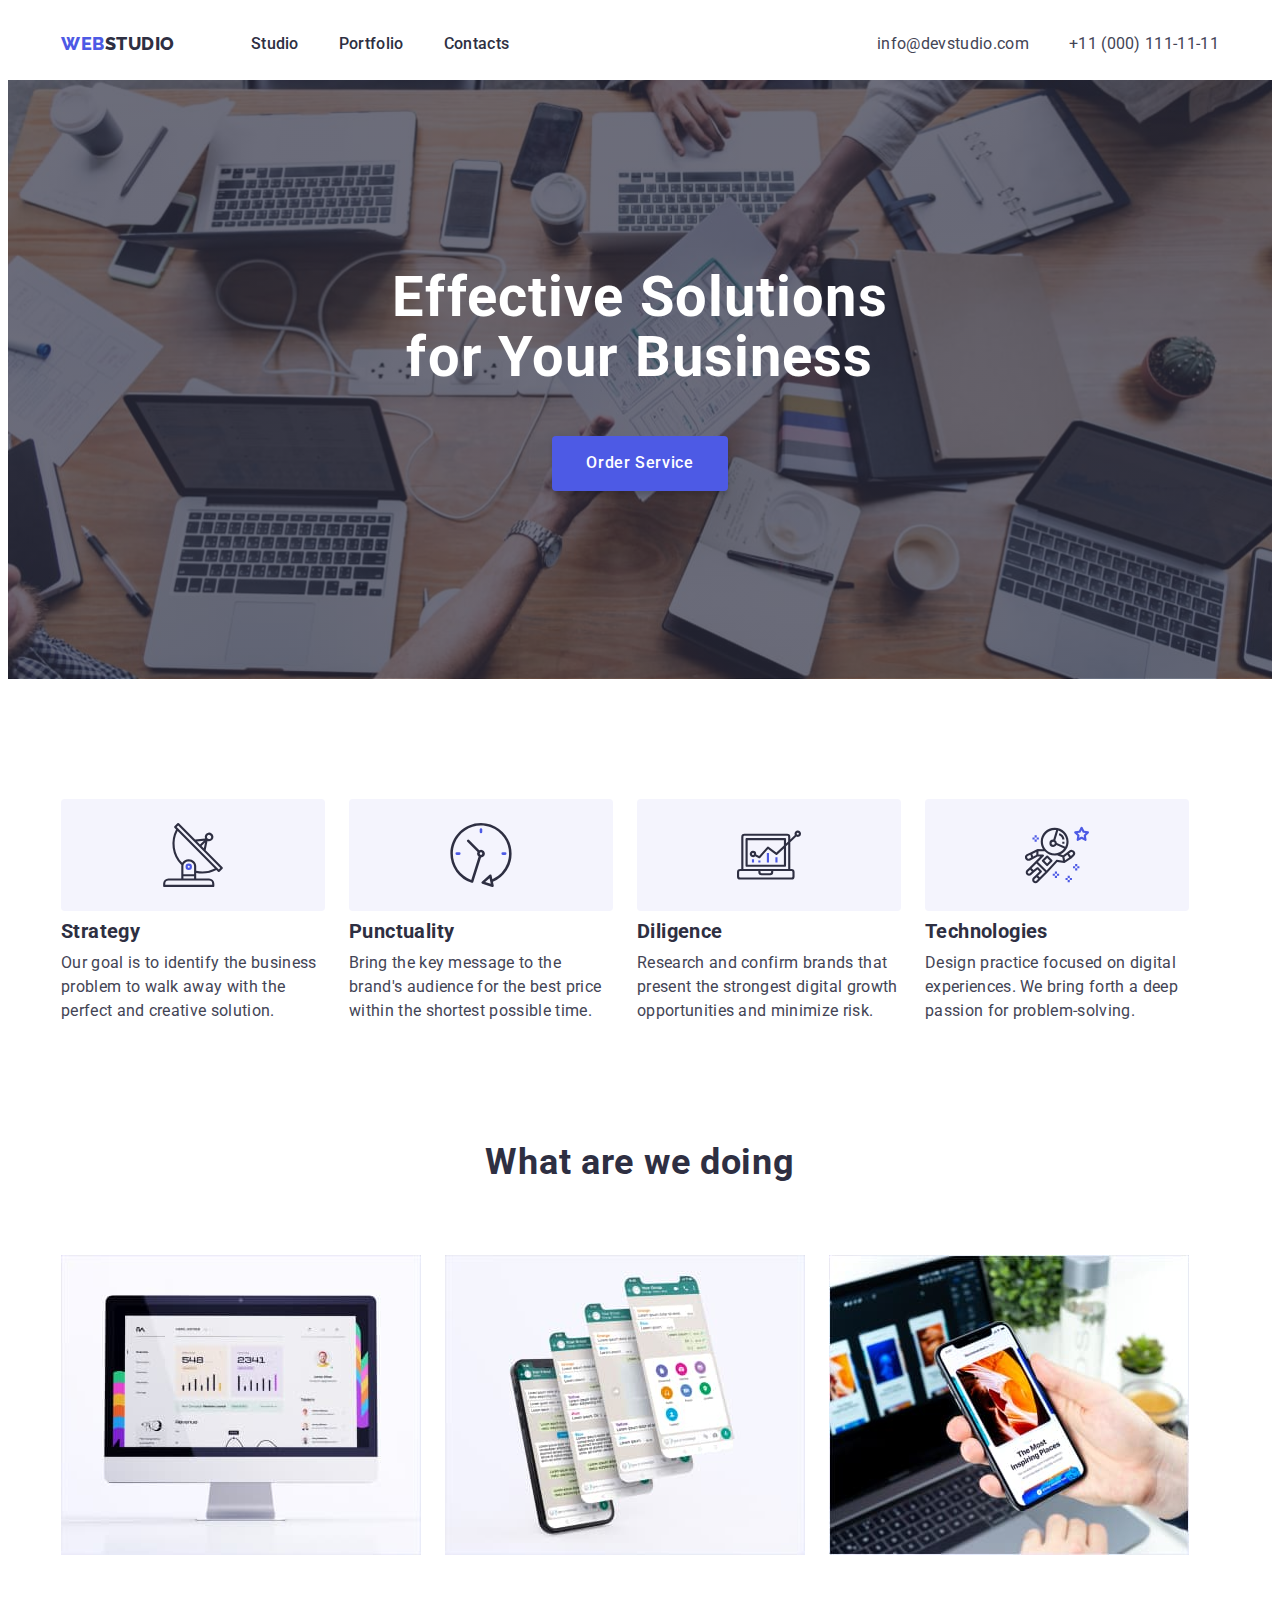
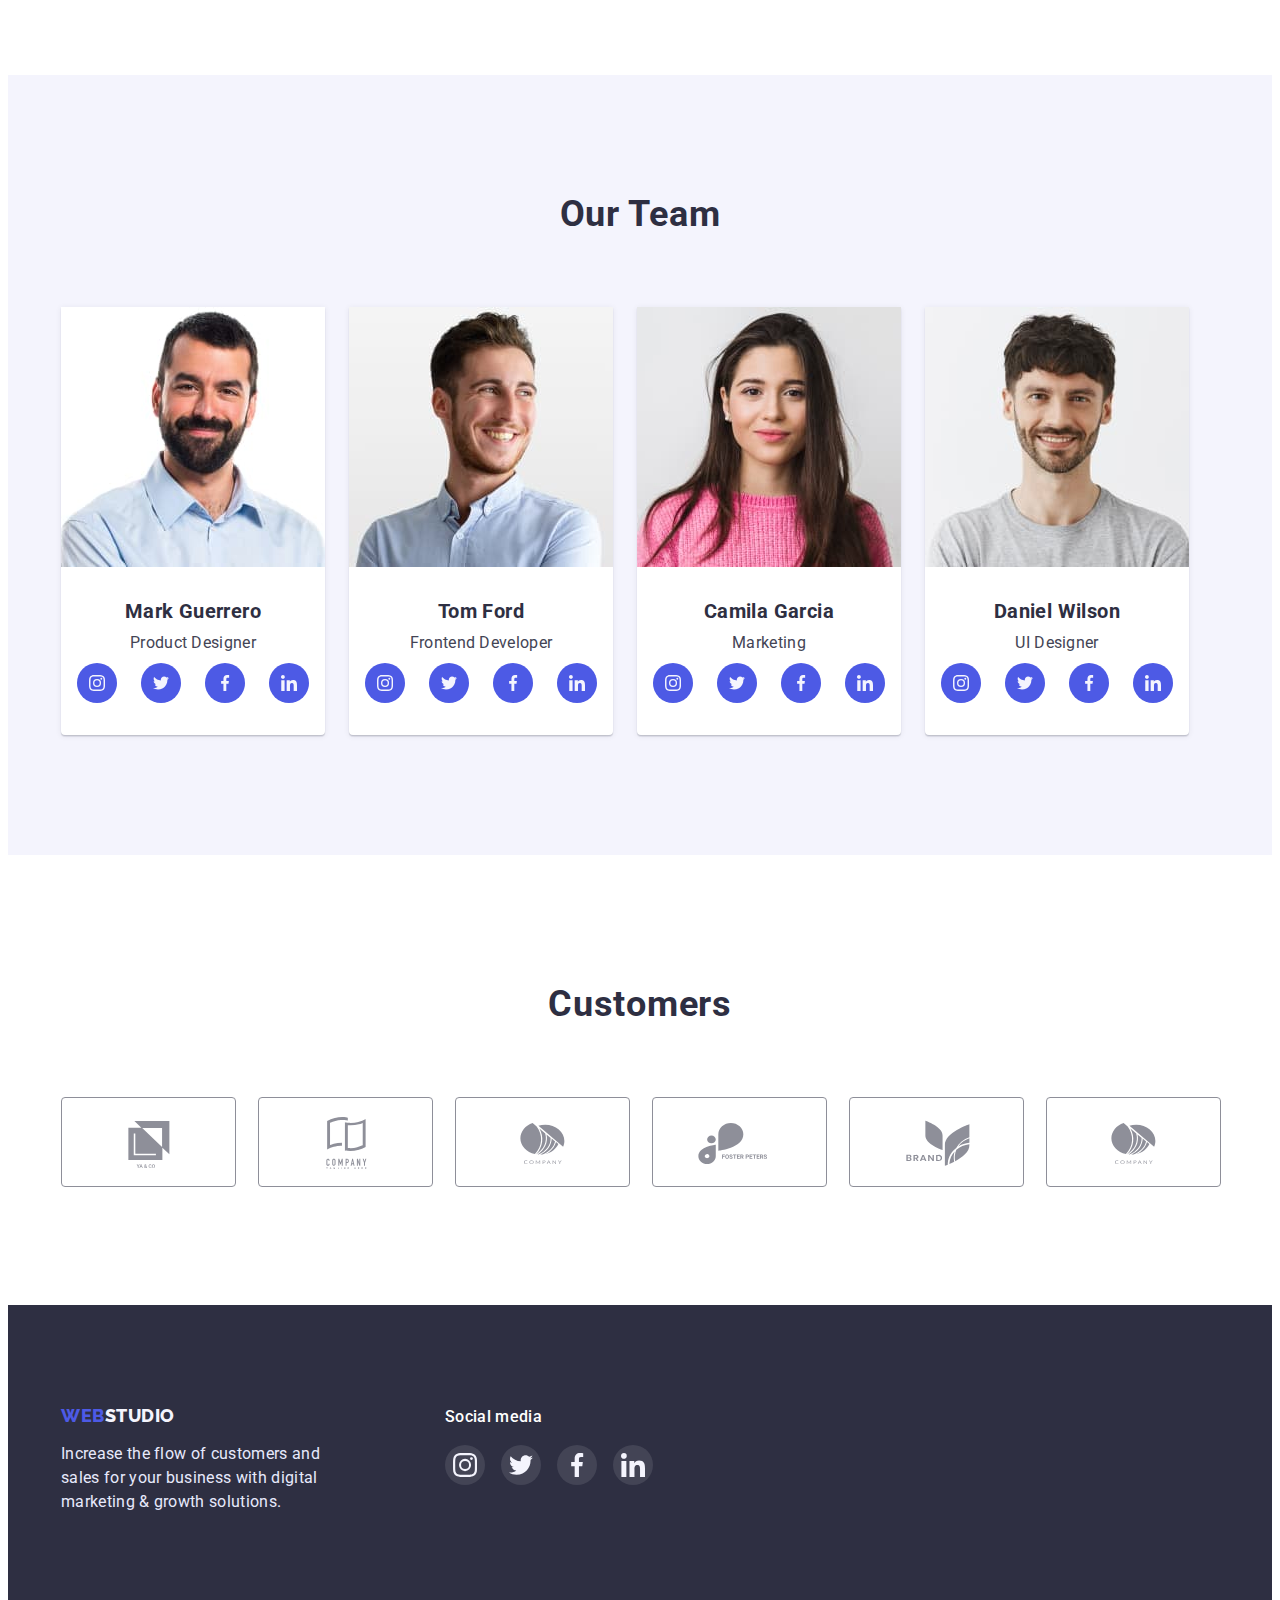
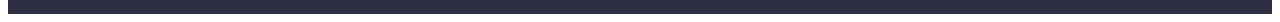
<file: index.html>
<!DOCTYPE html>
<html lang="en">
  <head>
    <meta charset="UTF-8" />
    <meta http-equiv="X-UA-Compatible" content="IE=edge" />
    <meta name="viewport" content="width=device-width, initial-scale=1.0" />
    <title>Studio</title>
    <link rel="preconnect" href="https://fonts.googleapis.com" />
    <link rel="preconnect" href="https://fonts.gstatic.com" crossorigin />
    <link
      href="https://fonts.googleapis.com/css2?family=Raleway:wght@800&family=Roboto:wght@400;500;700;900&display=swap"
      rel="stylesheet"
    />
    <link
      rel="stylesheet"
      href="https://cdnjs.cloudflare.com/ajax/libs/modern-normalize/1.1.0/modern-normalize.min.css"
      integrity="sha512-wpPYUAdjBVSE4KJnH1VR1HeZfpl1ub8YT/NKx4PuQ5NmX2tKuGu6U/JRp5y+Y8XG2tV+wKQpNHVUX03MfMFn9Q=="
      crossorigin="anonymous"
      referrerpolicy="no-referrer"
    />
    <link rel="stylesheet" href="./css/styles.css" />
  </head>
  <body>
    <header class="header">
      <div class="container header-container">
        <nav class="header-navigation">
          <a class="header-logo link" href="/"
            ><span class="header-logo-blue">WEB</span>STUDIO</a
          >
          <ul class="header-list list">
            <li class="header-item">
              <a class="header-link link" href="./index.html">Studio</a>
            </li>
            <li class="header-item">
              <a class="header-link link" href="./portfolio.html">Portfolio</a>
            </li>
            <li class="header-item">
              <a class="header-link link" href="./index.html">Contacts</a>
            </li>
          </ul>
        </nav>
        <ul class="header-list list">
          <li class="header-item">
            <a class="header-mailto link" href="mailto:info@devstudio.com"
              >info@devstudio.com</a
            >
          </li>
          <li class="header-item">
            <a class="header-tel link" href="tel:+11000111-11-11"
              >+11 (000) 111-11-11</a
            >
          </li>
        </ul>
      </div>
    </header>
    <main>
      <section class="hero">
        <div class="container">
          <h1 class="hero-tetle">Effective Solutions<br />for Your Business</h1>
          <button class="hero-btn" type="button">Order Service</button>
        </div>
      </section>
      <section class="skills">
        <div class="container">
          <h2 class="skills-hidden">Skills</h2>
          <ul class="skills-list list">
            <li class="skills-item icon-antenna">
              <h3 class="skills-title">Strategy</h3>
              <p class="skills-after-title">
                Our goal is to identify the business problem to walk away with
                the perfect and creative solution.
              </p>
            </li>
            <li class="skills-item icon-clock">
              <h3 class="skills-title">Punctuality</h3>
              <p class="skills-after-title">
                Bring the key message to the brand's audience for the best price
                within the shortest possible time.
              </p>
            </li>
            <li class="skills-item icon-diagram">
              <h3 class="skills-title">Diligence</h3>
              <p class="skills-after-title">
                Research and confirm brands that present the strongest digital
                growth opportunities and minimize risk.
              </p>
            </li>
            <li class="skills-item icon-astronaut">
              <h3 class="skills-title">Technologies</h3>
              <p class="skills-after-title">
                Design practice focused on digital experiences. We bring forth a
                deep passion for problem-solving.
              </p>
            </li>
          </ul>
        </div>
      </section>
      <section class="technologi">
        <div class="container">
          <h2 class="technologi-title">What are we doing</h2>
          <ul class="technologi-list list">
            <li class="technologi-item">
              <img
                src="./images/monitor.jpg"
                alt="computers and gadgets"
                width="360"
                height="300"
              />
            </li>
            <li class="technologi-item">
              <img
                src="./images/telefon.jpg"
                alt="computers and gadgets"
                width="360"
                height="300"
              />
            </li>
            <li class="technologi-item">
              <img
                src="./images/phone-in-hand.jpg"
                alt="computers and gadgets"
                width="360"
                height="300"
              />
            </li>
          </ul>
        </div>
      </section>
      <section class="team">
        <div class="container">
          <h2 class="team-basic-title">Our Team</h2>
          <ul class="team-list list">
            <li class="team-item">
              <img
                src="./images/mark1.jpg"
                alt="Foto Mark"
                width="264"
                height="260"
              />
              <h3 class="team-title">Mark Guerrero</h3>
              <p class="team-after-title">Product Designer</p>
              <ul class="team-soc-list">
                <li class="team-soc-item item">
                  <a href="" class="team-soc-link link">
                    <svg class="team-soc-icon" width="16" height="16">
                      <use href="./images/icons.svg#icon-instagram-2"></use>
                    </svg>
                  </a>
                </li>
                <li class="team-soc-item item">
                  <a href="" class="team-soc-link link">
                    <svg class="team-soc-icon" width="16" height="16">
                      <use href="./images/icons.svg#icon-twitter-1-1"></use>
                    </svg>
                  </a>
                </li>
                <li class="team-soc-item item">
                  <a href="" class="team-soc-link link">
                    <svg class="team-soc-icon" width="16" height="16">
                      <use href="./images/icons.svg#icon-facebook-1-1"></use>
                    </svg>
                  </a>
                </li>
                <li class="team-soc-item item">
                  <a href="" class="team-soc-link link">
                    <svg class="team-soc-icon" width="16" height="16">
                      <use href="./images/icons.svg#icon-linkedin-1"></use>
                    </svg>
                  </a>
                </li>
              </ul>
            </li>
            <li class="team-item">
              <img
                src="./images/tom2.jpg"
                alt="Foto Tom"
                width="264"
                height="260"
              />
              <h3 class="team-title">Tom Ford</h3>
              <p class="team-after-title">Frontend Developer</p>
              <ul class="team-soc-list">
                <li class="team-soc-item item">
                  <a href="" class="team-soc-link link">
                    <svg class="team-soc-icon" width="16" height="16">
                      <use href="./images/icons.svg#icon-instagram-2"></use>
                    </svg>
                  </a>
                </li>
                <li class="team-soc-item item">
                  <a href="" class="team-soc-link link">
                    <svg class="team-soc-icon" width="16" height="16">
                      <use href="./images/icons.svg#icon-twitter-1-1"></use>
                    </svg>
                  </a>
                </li>
                <li class="team-soc-item item">
                  <a href="" class="team-soc-link link">
                    <svg class="team-soc-icon" width="16" height="16">
                      <use href="./images/icons.svg#icon-facebook-1-1"></use>
                    </svg>
                  </a>
                </li>
                <li class="team-soc-item item">
                  <a href="" class="team-soc-link link">
                    <svg class="team-soc-icon" width="16" height="16">
                      <use href="./images/icons.svg#icon-linkedin-1"></use>
                    </svg>
                  </a>
                </li>
              </ul>
            </li>
            <li class="team-item">
              <img
                src="./images/gamila3.jpg"
                alt="Foto Gamila"
                width="264"
                height="260"
              />
              <h3 class="team-title">Camila Garcia</h3>
              <p class="team-after-title">Marketing</p>
              <ul class="team-soc-list">
                <li class="team-soc-item item">
                  <a href="" class="team-soc-link link">
                    <svg class="team-soc-icon" width="16" height="16">
                      <use href="./images/icons.svg#icon-instagram-2"></use>
                    </svg>
                  </a>
                </li>
                <li class="team-soc-item item">
                  <a href="" class="team-soc-link link">
                    <svg class="team-soc-icon" width="16" height="16">
                      <use href="./images/icons.svg#icon-twitter-1-1"></use>
                    </svg>
                  </a>
                </li>
                <li class="team-soc-item item">
                  <a href="" class="team-soc-link link">
                    <svg class="team-soc-icon" width="16" height="16">
                      <use href="./images/icons.svg#icon-facebook-1-1"></use>
                    </svg>
                  </a>
                </li>
                <li class="team-soc-item item">
                  <a href="" class="team-soc-link link">
                    <svg class="team-soc-icon" width="16" height="16">
                      <use href="./images/icons.svg#icon-linkedin-1"></use>
                    </svg>
                  </a>
                </li>
              </ul>
            </li>
            <li class="team-item">
              <img
                src="./images/daniel4.jpg"
                alt="Foto Daniel"
                width="264"
                height="260"
              />
              <h3 class="team-title">Daniel Wilson</h3>
              <p class="team-after-title">UI Designer</p>
              <ul class="team-soc-list">
                <li class="team-soc-item item">
                  <a href="" class="team-soc-link link">
                    <svg class="team-soc-icon" width="16" height="16">
                      <use href="./images/icons.svg#icon-instagram-2"></use>
                    </svg>
                  </a>
                </li>
                <li class="team-soc-item item">
                  <a href="" class="team-soc-link link">
                    <svg class="team-soc-icon" width="16" height="16">
                      <use href="./images/icons.svg#icon-twitter-1-1"></use>
                    </svg>
                  </a>
                </li>
                <li class="team-soc-item item">
                  <a href="" class="team-soc-link link">
                    <svg class="team-soc-icon" width="16" height="16">
                      <use href="./images/icons.svg#icon-facebook-1-1"></use>
                    </svg>
                  </a>
                </li>
                <li class="team-soc-item item">
                  <a href="" class="team-soc-link link">
                    <svg class="team-soc-icon" width="16" height="16">
                      <use href="./images/icons.svg#icon-linkedin-1"></use>
                    </svg>
                  </a>
                </li>
              </ul>
            </li>
          </ul>
        </div>
      </section>
      <section class="customers">
        <div class="container">
          <h2 class="customers-title">Customers</h2>
          <ul class="customers-list list">
            <li class="customers-item">
              <a href="" class="customers-link link">
                <svg class="customers-icon" width="104" height="56">
                  <use href="./images/icons.svg#icon-Logo"></use>
                </svg>
              </a>
            </li>
            <li class="customers-item">
              <a href="" class="customers-link link">
                <svg class="customers-icon" width="104" height="56">
                  <use href="./images/icons.svg#icon-Logo-1"></use>
                </svg>
              </a>
            </li>
            <li class="customers-item">
              <a href="" class="customers-link link">
                <svg class="customers-icon" width="104" height="56">
                  <use href="./images/icons.svg#icon-Logo-2"></use>
                </svg>
              </a>
            </li>
            <li class="customers-item">
              <a href="" class="customers-link link">
                <svg class="customers-icon" width="104" height="56">
                  <use href="./images/icons.svg#icon-Logo-3"></use>
                </svg>
              </a>
            </li>
            <li class="customers-item">
              <a href="" class="customers-link link">
                <svg class="customers-icon" width="104" height="56">
                  <use href="./images/icons.svg#icon-Logo-4"></use>
                </svg>
              </a>
            </li>
            <li class="customers-item">
              <a href="" class="customers-link link">
                <svg class="customers-icon" width="104" height="56">
                  <use href="./images/icons.svg#icon-Logo-2"></use>
                </svg>
              </a>
            </li>
          </ul>
        </div>
      </section>
    </main>
    <footer class="footer">
      <div class="container footer-container">
        <div>
          <a class="footer-logo link" href="/"
            ><span class="footer-logo-blue">WEB</span>STUDIO</a
          >
          <p class="footer-title">
            Increase the flow of customers and sales for your business with
            digital marketing & growth solutions.
          </p>
        </div>
        <div class="footer-social">
          <h2 class="footer-soc-title">Social media</h2>
          <ul class="footer-soc-list">
            <li class="footer-soc-item">
              <a href="" class="footer-soc-link link">
                <svg class="footer-soc-icon" width="24" height="24">
                  <use href="./images/icons.svg#icon-instagram-2"></use>
                </svg>
              </a>
            </li>
            <li class="footer-soc-item">
              <a href="" class="footer-soc-link link">
                <svg class="footer-soc-icon" width="24" height="24">
                  <use href="./images/icons.svg#icon-twitter-1-1"></use>
                </svg>
              </a>
            </li>
            <li class="footer-soc-item">
              <a href="" class="footer-soc-link link">
                <svg class="footer-soc-icon" width="24" height="24">
                  <use href="./images/icons.svg#icon-facebook-1-1"></use>
                </svg>
              </a>
            </li>
            <li class="footer-soc-item">
              <a href="" class="footer-soc-link link">
                <svg class="footer-soc-icon" width="24" height="24">
                  <use href="./images/icons.svg#icon-linkedin-1"></use>
                </svg>
              </a>
            </li>
          </ul>
        </div>
      </div>
    </footer>
  </body>
</html>
</file>
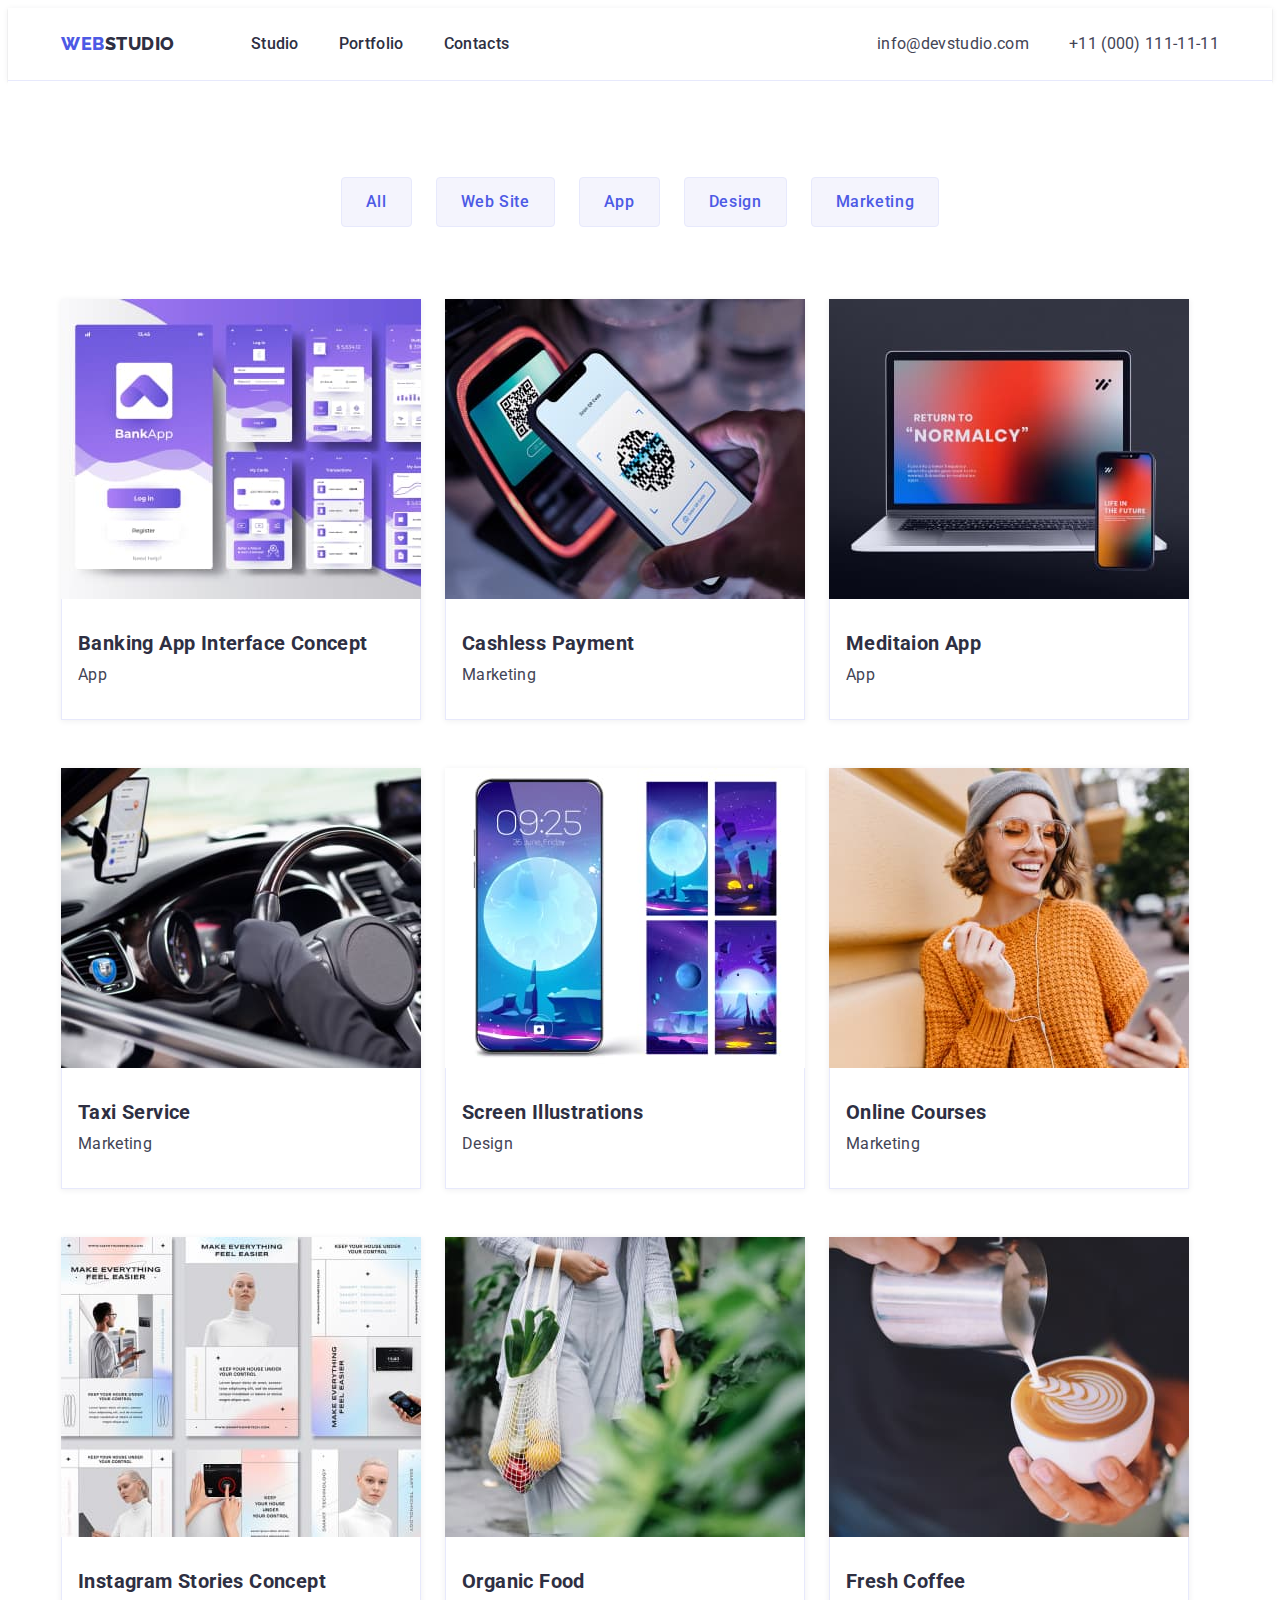
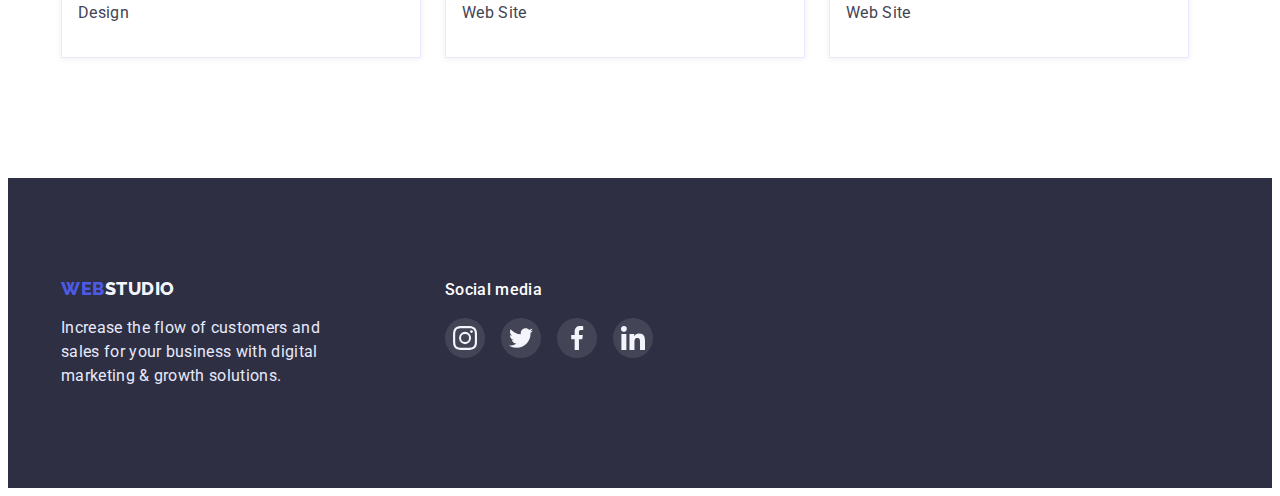
<file: portfolio.html>
<!DOCTYPE html>
<html lang="en">
  <head>
    <meta charset="UTF-8" />
    <meta http-equiv="X-UA-Compatible" content="IE=edge" />
    <meta name="viewport" content="width=device-width, initial-scale=1.0" />
    <title>Portfolio</title>
    <link rel="preconnect" href="https://fonts.googleapis.com" />
    <link rel="preconnect" href="https://fonts.gstatic.com" crossorigin />
    <link
      href="https://fonts.googleapis.com/css2?family=Raleway:wght@800&family=Roboto:wght@400;500;700;900&display=swap"
      rel="stylesheet"
    />
    <link
      rel="stylesheet"
      href="https://cdnjs.cloudflare.com/ajax/libs/modern-normalize/1.1.0/modern-normalize.min.css"
      integrity="sha512-wpPYUAdjBVSE4KJnH1VR1HeZfpl1ub8YT/NKx4PuQ5NmX2tKuGu6U/JRp5y+Y8XG2tV+wKQpNHVUX03MfMFn9Q=="
      crossorigin="anonymous"
      referrerpolicy="no-referrer"
    />
    <link rel="stylesheet" href="./css/styles.css" />
  </head>
  <body>
    <header class="header header-border">
      <div class="container header-container">
        <nav class="header-navigation">
          <a class="header-logo link" href="/"
            ><span class="header-logo-blue">WEB</span>STUDIO</a
          >
          <ul class="header-list list">
            <li class="header-item">
              <a class="header-link link" href="./index.html">Studio</a>
            </li>
            <li class="header-item">
              <a class="header-link link" href="./portfolio.html">Portfolio</a>
            </li>
            <li class="header-item">
              <a class="header-link link" href="./index.html">Contacts</a>
            </li>
          </ul>
        </nav>
        <ul class="header-list list">
          <li class="header-item">
            <a class="header-mailto link" href="mailto:info@devstudio.com"
              >info@devstudio.com</a
            >
          </li>
          <li class="header-item">
            <a class="header-tel link" href="tel:+11000111-11-11"
              >+11 (000) 111-11-11</a
            >
          </li>
        </ul>
      </div>
    </header>
    <main>
      <section class="portfolio">
        <div class="container">
          <h1 class="portfolio-hidden">Portfolio</h1>
          <ul class="portfolio-btn-list list">
            <li class="portfolio-btn-item">
              <button class="portfolio-btn" type="button">All</button>
            </li>
            <li class="portfolio-dtn-item">
              <button class="portfolio-btn" type="button">Web Site</button>
            </li>
            <li class="portfolio-btn-item">
              <button class="portfolio-btn" type="button">App</button>
            </li>
            <li class="portfolio-btn-item">
              <button class="portfolio-btn" type="button">Design</button>
            </li>
            <li class="portfolio-btn-item">
              <button class="portfolio-btn" type="button">Marketing</button>
            </li>
          </ul>
          <ul class="portfolio-list list">
            <li class="portfolio-item">
              <a class="portfolio-link link" href=""
                ><img
                  src="./images/programs1.jpg"
                  alt="banking program"
                  width="360"
                  height="300"
                />
                <div class="border">
                  <h2 class="portfolio-title">Banking App Interface Concept</h2>
                  <p class="portfolio-under-titie">App</p>
                </div></a
              >
            </li>
            <li class="portfolio-item">
              <a class="portfolio-link link" href=""
                ><img
                  src="./images/applications2.jpg"
                  alt="barcode scanner"
                  width="360"
                  height="300"
                />
                <div class="border">
                  <h2 class="portfolio-title">Cashless Payment</h2>
                  <p class="portfolio-under-titie">Marketing</p>
                </div></a
              >
            </li>
            <li class="portfolio-item">
              <a class="portfolio-link link" href=""
                ><img
                  src="./images/phone-and-computer3.jpg"
                  alt="program for computers and phones"
                  width="360"
                  height="300"
                />
                <div class="border">
                  <h2 class="portfolio-title">Meditaion App</h2>
                  <p class="portfolio-under-titie">App</p>
                </div></a
              >
            </li>
            <li class="portfolio-item">
              <a class="portfolio-link link" href=""
                ><img
                  src="./images/navigation4.jpg"
                  alt="programs with cards"
                  width="360"
                  height="300"
                />
                <div class="border">
                  <h2 class="portfolio-title">Taxi Service</h2>
                  <p class="portfolio-under-titie">Marketing</p>
                </div></a
              >
            </li>
            <li class="portfolio-item">
              <a class="portfolio-link link" href=""
                ><img
                  src="./images/themes-for-phones5.jpg"
                  alt="pictures for phones"
                  width="360"
                  height="300"
                />
                <div class="border">
                  <h2 class="portfolio-title">Screen Illustrations</h2>
                  <p class="portfolio-under-titie">Design</p>
                </div></a
              >
            </li>
            <li class="portfolio-item">
              <a class="portfolio-link link" href=""
                ><img
                  src="./images/ligaments6.jpg"
                  alt="distance learning"
                  width="360"
                  height="300"
                />
                <div class="border">
                  <h2 class="portfolio-title">Online Courses</h2>
                  <p class="portfolio-under-titie">Marketing</p>
                </div></a
              >
            </li>
            <li class="portfolio-item">
              <a class="portfolio-link link" href=""
                ><img
                  src="./images/social-networks7.jpg"
                  alt="advertising instanram"
                  width="360"
                  height="300"
                />
                <div class="border">
                  <h2 class="portfolio-title">Instagram Stories Concept</h2>
                  <p class="portfolio-under-titie">Design</p>
                </div></a
              >
            </li>
            <li class="portfolio-item">
              <a class="portfolio-link link" href=""
                ><img
                  src="./images/useful-food8.jpg"
                  alt="heaith"
                  width="360"
                  height="300"
                />
                <div class="border">
                  <h2 class="portfolio-title">Organic Food</h2>
                  <p class="portfolio-under-titie">Web Site</p>
                </div></a
              >
            </li>
            <li class="portfolio-item">
              <a class="portfolio-link link" href=""
                ><img
                  src="./images/coffe9.jpg"
                  alt="a cup of coffee"
                  width="360"
                  height="300"
                />
                <div class="border">
                  <h2 class="portfolio-title">Fresh Coffee</h2>
                  <p class="portfolio-under-titie">Web Site</p>
                </div></a
              >
            </li>
          </ul>
        </div>
      </section>
    </main>
    <footer class="footer">
      <div class="container footer-container">
        <div>
          <a class="footer-logo link" href="/"
            ><span class="footer-logo-blue">WEB</span>STUDIO</a
          >
          <p class="footer-title">
            Increase the flow of customers and sales for your business with
            digital marketing & growth solutions.
          </p>
        </div>
        <div class="footer-social">
          <h2 class="footer-soc-title">Social media</h2>
          <ul class="footer-soc-list">
            <li class="footer-soc-item">
              <a href="" class="footer-soc-link link">
                <svg class="footer-soc-icon" width="24" height="24">
                  <use href="./images/icons.svg#icon-instagram-2"></use>
                </svg>
              </a>
            </li>
            <li class="footer-soc-item">
              <a href="" class="footer-soc-link link">
                <svg class="footer-soc-icon" width="24" height="24">
                  <use href="./images/icons.svg#icon-twitter-1-1"></use>
                </svg>
              </a>
            </li>
            <li class="footer-soc-item">
              <a href="" class="footer-soc-link link">
                <svg class="footer-soc-icon" width="24" height="24">
                  <use href="./images/icons.svg#icon-facebook-1-1"></use>
                </svg>
              </a>
            </li>
            <li class="footer-soc-item">
              <a href="" class="footer-soc-link link">
                <svg class="footer-soc-icon" width="24" height="24">
                  <use href="./images/icons.svg#icon-linkedin-1"></use>
                </svg>
              </a>
            </li>
          </ul>
        </div>
      </div>
    </footer>
  </body>
</html>
</file>
<file: css/styles.css>
:root {
    --blue-btn-color:#4D5AE5;
    --dark-title-color:#2E2F42;
    --black-title-color:#434455;
    --white-title-color:#FFFFFF;
    --ocean-btn-color:#404BBF;
    --subtle-text-color:#8E8F99;
    --light-background-color:#F4F4FD;
    --accent-background-color:#E7E9FC;
    --green-background-color: #31D0AA;
    --bd-gradient: rgba(46, 47, 66, 0.7), rgba(46, 47, 66, 0.7);
}
p, 
h1,
h2,
h3,
h4,
h5,
h6 {
    margin: 0;
}
ul {
    margin: 0;
    padding-left: 0;
}
img {
    display: block;
}
body {
    font-family: 'Roboto',sans-serif;
    color: var(--dark-title-color);
}
.list {
    list-style: none;
}
.link {
    text-decoration: none;
}
/*---------------HEADER------------*/
.header-container{
    display: flex;
}
.header-navigation {
    display: flex;
    align-items: center;
    margin-right: auto;
}
.header-list {
    display: flex;
    gap: 40px;
}
.header-logo {
font-family: 'Raleway',sans-serif;
font-weight: 800;
font-size: 18px;
line-height: 1.33;
letter-spacing: 0.03em;
color: var(--dark-title-color);
margin-right: 76px;
}
.header-logo-blue {
font-family: 'Raleway',sans-serif;
font-weight: 800;
font-size: 18px;
line-height: 1.33;
letter-spacing: 0.03em;
color: var(--blue-btn-color);
}
.header-link {
    display: block;
    font-weight: 500;
    font-size: 16px;
    line-height: 1.5;
    letter-spacing: 0.02em;
    color: var(--dark-title-color);
    padding-top: 24px;
    padding-bottom: 24px;
}
.header-link:hover,.header-link:focus {
color: var(--blue-btn-color);
}

.header-mailto {
display: block;
font-size: 16px;
line-height: 1.5;
letter-spacing: 0.02em;
color: var(--black-title-color);
padding-top: 24px;
padding-bottom: 24px;
}
.header-tel {
display: block;
font-size: 16px;
line-height: 1.5;
letter-spacing: 0.02em;
color: var(--black-title-color);
padding-top: 24px;
padding-bottom: 24px;
}
.header-mailto:hover,.header-mailto:focus {
    color: var(--blue-btn-color);
}
.header-tel:hover,.header-tel:focus {
    color: var(--blue-btn-color);
}

.container {
    width: 1158px;
    padding-left: 15px;
    padding-right: 15px;
    margin: 0 auto;
}

/*-----------------HERO---------------*/
.hero {
    max-width: 1440px;
    background-color: var(--dark-title-color);
    margin-left: auto;
    margin-right: auto;
    padding-top: 188px;
    padding-bottom: 188px;
    background-image:linear-gradient(var(--bd-gradient)), url(../images/people-office.jpg);
    background-repeat: no-repeat;
    background-position: center;
    background-size: cover;
}
.hero-tetle {
font-weight: 700;
font-size: 56px;
line-height: 1.07;
letter-spacing: 0.02em;
color: var(--white-title-color);
margin-bottom: 48px;
}
.hero > .container {
    text-align: center;
}
.hero-btn {
    font-family: inherit;
    font-weight: 500;
    font-size: 16px;
    line-height: 1.18;
    letter-spacing: 0.04em;
    color: var(--white-title-color);
    background-color: var(--blue-btn-color);
    display: inline-block;
    border-radius: 4px;
    border-color: transparent;
    cursor: pointer;
    padding: 16px 32px;
    box-shadow: 0px 4px 4px rgba(0, 0, 0, 0.15);
}
.hero-btn:hover {
    background-color: var(--blue-btn-color);
    box-shadow: 0px 1px 6px rgba(46, 47, 66, 0.08), 0px 1px 1px rgba(46, 47, 66, 0.16), 0px 2px 1px rgba(46, 47, 66, 0.08);
}
.hero-btn:focus {
    background-color: var(--ocean-btn-color);
    box-shadow: 0px 4px 4px rgba(0, 0, 0, 0.15);
}
/*---------------------SKILLS----------------*/
.skills {
    background-color: var(--white-title-color);
    padding-top: 120px;
}
.skills-item::before {
    display: block;
    content: "";
    border-radius: 4px;
    margin-bottom: 8px;
    height: 112px;
    background-repeat: no-repeat;
    background-position: center;
    background-color: var(--light-background-color);

}
.icon-antenna::before {
   background-image: url("../images/antenna\ 1.svg");
}

.icon-clock::before {
    background-image: url("../images/clock\ 1.svg");
}
.icon-diagram::before {
    background-image: url("../images/diagram\ 1.svg");
}
.icon-astronaut::before {
    background-image: url("../images/astronaut\ 1.svg");
}

.skills-list{
    display: flex;
    gap: 24px;
}
.skills-hidden {
    position: absolute;
    white-space: nowrap;
    width: 1px;
    height: 1px;
    overflow: hidden;
    border: 0;
    padding: 0;
    clip: rect(0 0 0 0);
    clip-path:inset(50%);
    margin: -1px;
}
.skills-title {
font-weight: 700;
font-size: 20px;
line-height: 1.2;
letter-spacing: 0.02em;
margin-bottom: 8px;
}
.skills-after-title {
width: 264px;
min-height: 72px;
font-size: 16px;
line-height: 1.5;
letter-spacing: 0.02em;
color: var(--black-title-color);
}

/*---------------TECHNOLOGI------------------*/
.technologi {
    background:var(--white-title-color);
    padding-top: 120px;
    padding-bottom: 120px;
}
.technologi-item {
    width: calc((100%-48px) / 3);
}

.technologi-title {
font-weight: 700;
font-size: 36px;
line-height: 1.11;
text-align: center;
letter-spacing: 0.02em;
}
.technologi-list {
    display: flex;
    margin-top: 72px;
    gap: 24px;
}
/*--------------------------------TEAM---------------------*/

.team {
    background: var(--light-background-color);
    padding-top: 120px;
    padding-bottom: 120px;
}
.team-item {
    background:var(--white-title-color);
    width: calc((100%-72px) / 4);
    padding-bottom: 32px;
    box-shadow: 0px 1px 6px rgba(46, 47, 66, 0.08), 0px 1px 1px rgba(46, 47, 66, 0.16), 0px 2px 1px rgba(46, 47, 66, 0.08);
    border-radius: 0px 0px 4px 4px;
   }
.team-list {
    display: flex;
    gap: 24px;
}
.team-basic-title {
font-weight: 700;
font-size: 36px;
line-height: 1.11;
text-align: center;
letter-spacing: 0.02em;
text-transform: capitalize;
margin-bottom: 72px;
}
.team-title {
font-weight: 700;
font-size: 20px;
line-height: 1.2;
letter-spacing: 0.02em;
text-align: center;
margin-top: 32px;
margin-bottom: 8px;
}
.team-after-title {
font-size: 16px;
line-height: 1.5;
letter-spacing: 0.02em;
text-align: center;
color: var(--black-title-color);
margin-bottom: 8px;
}

.team-soc-list {
    list-style: none;
    display: flex;
    justify-content: center;
    gap: 24px;
}


.team-soc-item {
    width: 40px;
    height: 40px;
}


.team-soc-link {
    display: flex;
    align-items: center;
    justify-content: center;
    width: 100%;
    height: 100%;
    background-color: var(--blue-btn-color);
    border-radius: 50%;
}

.team-soc-icon {
    fill: var(--light-background-color);
}

.team-soc-link:hover,
.team-soc-link:focus {
    background-color: var(--ocean-btn-color);
}
/*-------------------------FOOTER----------------------*/
.footer {
    background:  var(--dark-title-color);
    padding-top: 100px;
    padding-bottom: 100px;
}
.footer-logo {
    font-family: 'Raleway',sans-serif;
    font-weight: 800;
    font-size: 18px;
    line-height: 1.16;
    align-items: center;
    letter-spacing: 0.03em;
    color: var(--light-background-color);
}
.footer-logo-blue {
font-family: 'Raleway',sans-serif;
font-weight: 800;
font-size: 18px;
line-height: 1.16;
align-items: center;
letter-spacing: 0.03em;
color: var(--blue-btn-color);
}
.footer-title {
max-width: 264px;
font-family: 'Roboto';
font-size: 16px;
line-height: 1.5;
letter-spacing: 0.02em;
color: var(--accent-background-color);
margin-top: 16px;
}
.footer-soc-title {
    font-weight: 500;
    font-size: 16px;
    line-height: 1.5;
    letter-spacing: 0.02em;
    color: var(--white-title-color);
    margin-bottom: 16px;
}

.footer-container {
    display: flex;
    gap: 120px;
    align-items: baseline;
}

.footer-soc-list {
    list-style: none;
    display: flex;
    gap: 16px;

}

.footer-soc-item {
    width: 40px;
    height: 40px;
}

.footer-soc-link {
    display: flex;
    align-items: center;
    justify-content: center;
    width: 100%;
    height: 100%;
    background-color: var(--black-title-color);
    border-radius: 50%
}

.footer-soc-icon {
    fill: var(--light-background-color);
}

.footer-soc-link:hover,
.footer-soc-link:focus {
    background-color: var(--green-background-color);
}

/*-------------------PORTFOLIO--------------------*/
.header-border{ 
    border-bottom: 1px solid var(--accent-background-color);
    box-shadow: 0px 2px 1px rgba(46, 47, 66, 0.08), 0px 1px 1px rgba(46, 47, 66, 0.16), 0px 1px 6px rgba(46, 47, 66, 0.08);
}
.portfolio {
    background: var(--white-title-color);
    padding-top: 96px;
    padding-bottom: 120px;

}
.portfolio-hidden {
    position: absolute;
    white-space: nowrap;
    width: 1px;
    height: 1px;
    overflow: hidden;
    border: 0;
    padding: 0;
    clip: rect(0 0 0 0);
    clip-path:inset(50%);
    margin: -1px;
}
.portfolio-btn-list {
display: flex;
flex-direction: row;
justify-content: center;
align-items: center;
gap: 24px;
margin-bottom: 72px;
}
.portfolio-list{
    flex-basis: 360px;
    display: flex;
    flex-wrap: wrap;
    column-gap: 24px;
    row-gap: 48px;
}
.portfolio-btn {
font-family: inherit;
font-weight: 500;
font-size: 16px;
line-height: 1.5;
letter-spacing: 0.04em;
color: var(--blue-btn-color);
background-color: var(--light-background-color);
cursor: pointer;
display: inline-block;
border-radius: 4px;
padding: 12px 24px;
border:1px solid var(--accent-background-color);
}

.portfolio-btn:hover,.portfolio-btn:focus {
   background-color: var(--ocean-btn-color);
   color: var(--white-title-color);
   border-color: transparent;
   box-shadow: 0px 3px 1px rgba(0, 0, 0, 0.1), 0px 2px 1px rgba(0, 0, 0, 0.08), 0px 2px 2px rgba(0, 0, 0, 0.12);
}
.portfolio-title {
font-weight: 700;
font-size: 20px;
line-height: 1.2;
letter-spacing: 0.02em;
color: var(--dark-title-color);
}
.portfolio-under-titie {
font-size: 16px;
line-height: 1.5;
letter-spacing: 0.02em;
color: var(--black-title-color);
margin-top: 8px;
}

.border {
border: 1px solid var(--accent-background-color);
padding-top: 32px;
padding-left: 16px;
padding-bottom: 32px;
border-top: none;
}

.portfolio-link:hover,
.portfolio-link:focus {
    box-shadow: 0px 1px 6px rgba(46, 47, 66, 0.08), 0px 1px 1px rgba(46, 47, 66, 0.16), 0px 2px 1px rgba(46, 47, 66, 0.08);
}
.portfolio-link { 
    display: block;
    box-shadow: 0px 1px 6px rgba(46, 47, 66, 0.08);
}

/*--------------------CUSTOMERS---------------------*/

.customers {
    padding-top: 130px;
    padding-bottom: 120px;
}
.customers-title {
        font-weight: 700;
        font-size: 36px;
        line-height: 1.11;
        text-align: center;
        letter-spacing: 0.02em;
        text-transform: capitalize;
        margin-bottom: 72px;
}
.customers-list {
    display: flex;
    gap: 24px;
}
.customers-icon {
    fill: var(--subtle-text-color);
}

.customers-item {
    width: calc((100% - 120px) / 6);
    height: 88px;
}
.customers-link { 
    width: 100%;
    height: 100%;
    border: 1px solid var(--subtle-text-color);
    border-radius: 4px;
    display: flex;
    align-items: center;
    justify-content: center;
}
.customers-link:hover {
    border-color: var(--ocean-btn-color);
}

.customers-link:hover .customers-icon {
    fill: var(--ocean-btn-color);
}
.customers-link:focus {
    border-color: var(--ocean-btn-color);
}

.customers-link:focus .customers-icon {
    fill: var(--ocean-btn-color);
}
</file>
